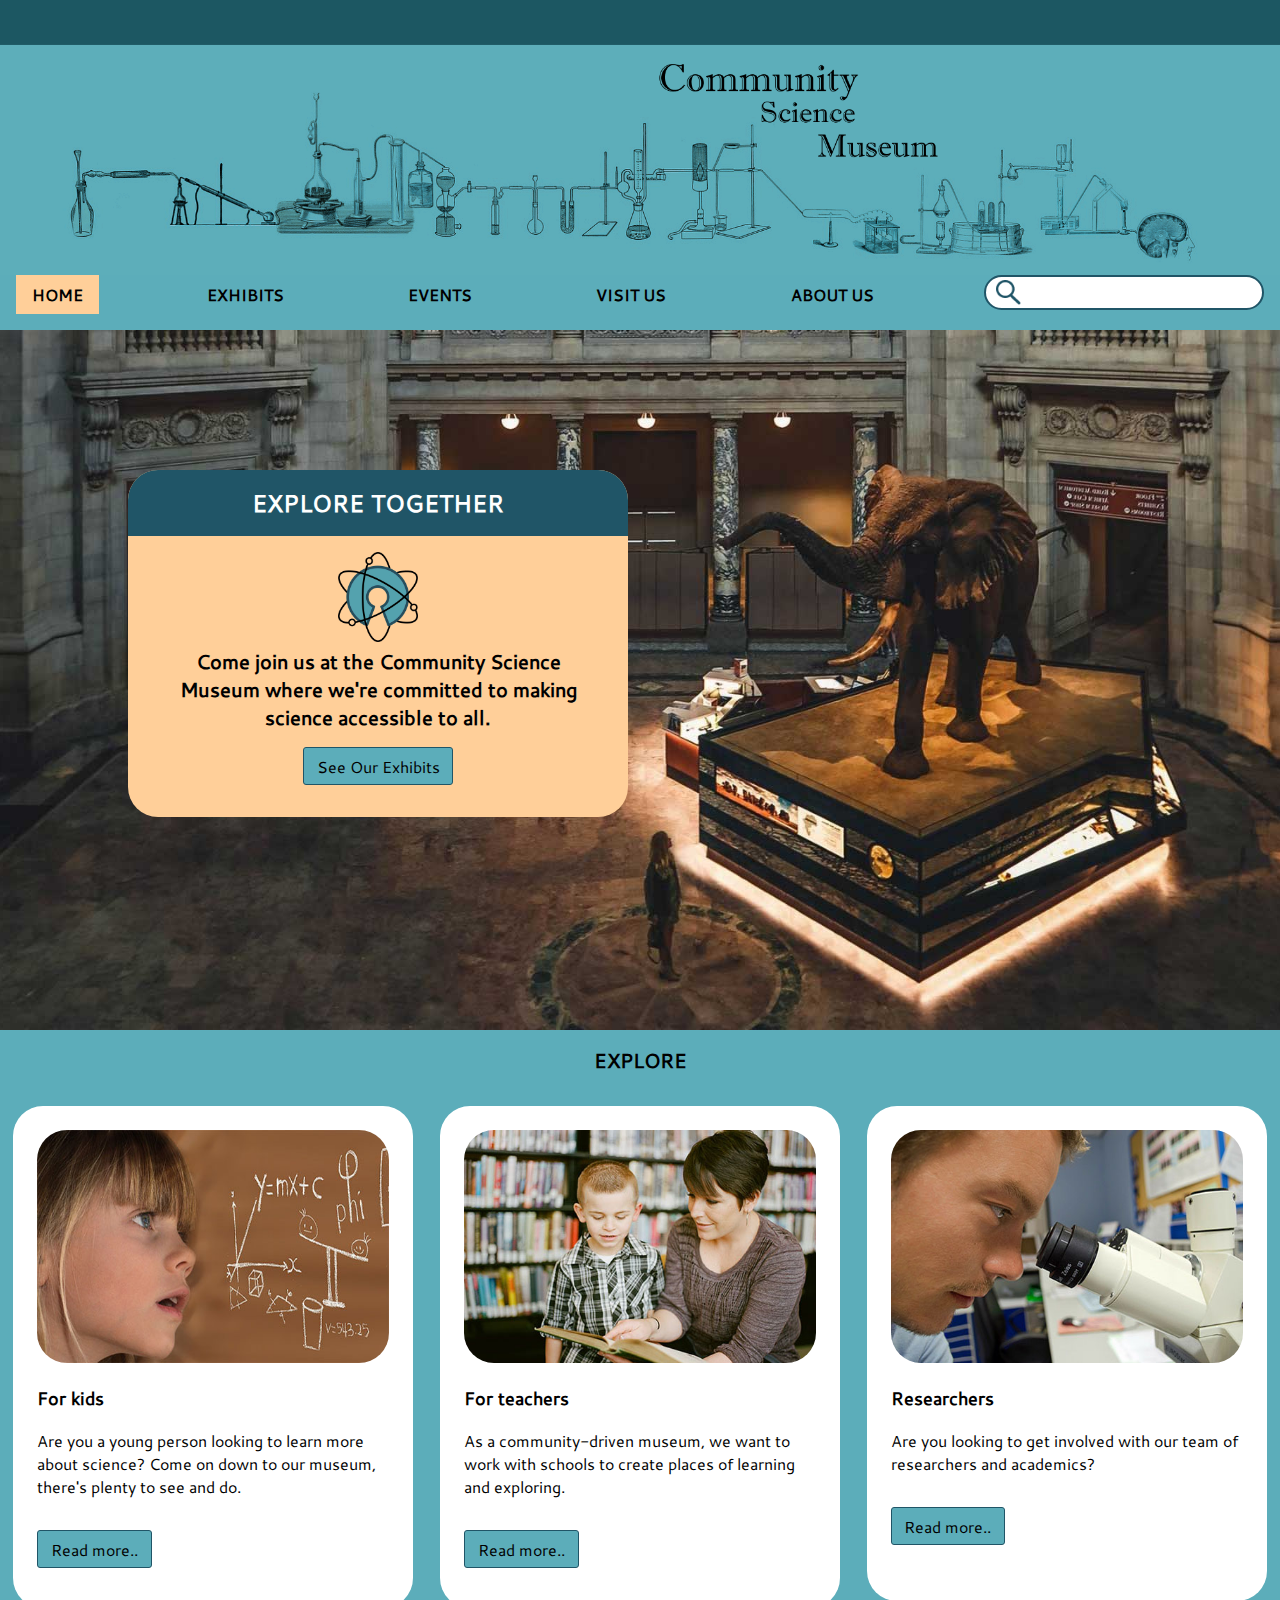
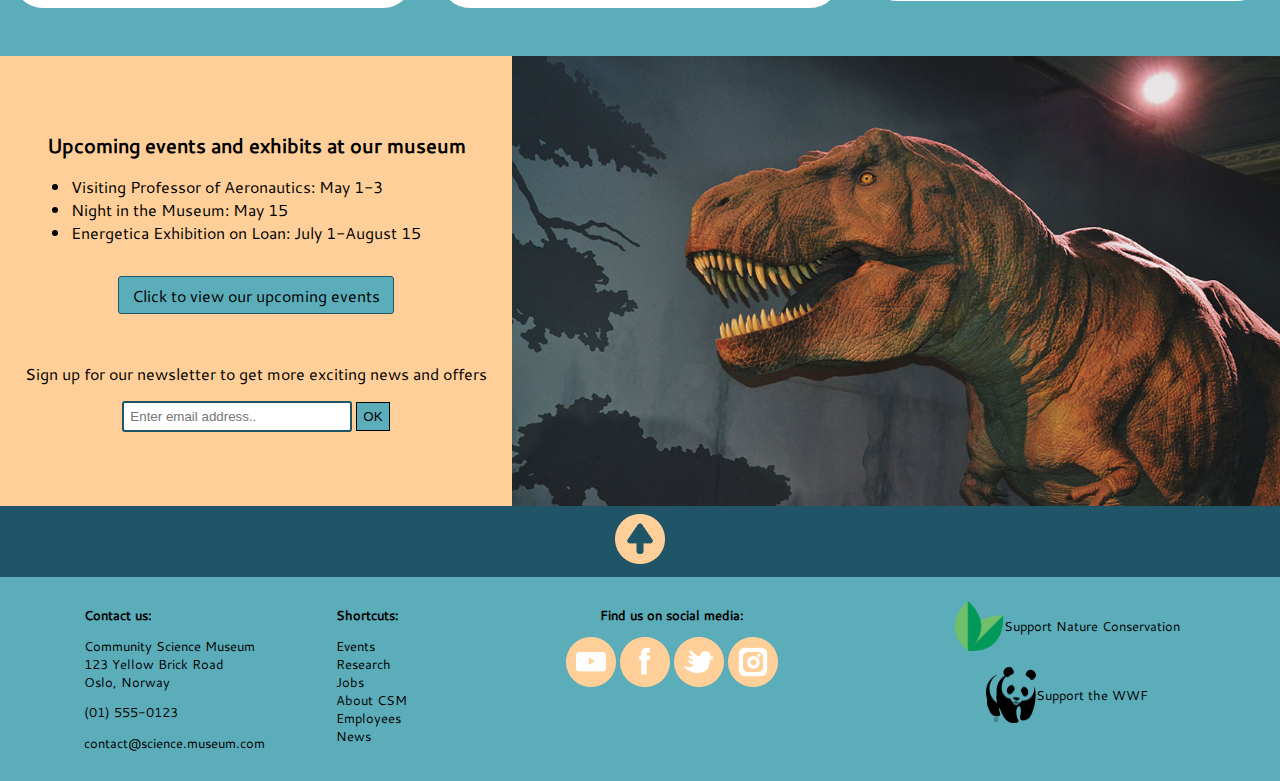
<file: index.html>
<!DOCTYPE html>
<html lang="en">
  <head>
    <meta charset="UTF-8" />
    <meta http-equiv="X-UA-Compatible" content="IE=edge" />
    <meta name="viewport" content="width=device-width, initial-scale=1.0" />
    <meta
      name="description"
      content="Explore, learn and have fun at the Community Science Museum. You'll find interactive exhibits, guided tours and exciting events!"
    />
    <link rel="stylesheet" type="text/css" href="css/styles.css" />
    <title>Community Science Museum | Home</title>
  </head>
  <body>
    <header>
      <div class="logos">
        <img
          src="images/assets/desktop-logo.png"
          class="desktop-logo"
          alt="Community Science Museum logo with laboratory flasks on a blue background"
        />
        <img
          src="images/assets/logo_mobile.png"
          class="mobile-logo"
          alt="Community Science Museum logo"
        />
      </div>
      <div class="menu">
        <input type="checkbox" id="menu-checkbox" />
        <label for="menu-checkbox" class="hamburger-menu">
          <img src="images/assets/hamburger.png" alt="Hamburger menu"
        /></label>
        <nav>
          <a href="#" class="active">Home</a>
          <a href="html/exhibits.html">Exhibits</a>
          <a href="html/events.html">Events</a>
          <a href="html/visit.html">Visit Us</a>
          <a href="html/about.html">About Us</a>
        </nav>
        <div class="search-container">
          <label for="search-site" class="search-label">Search:</label>
          <input type="search" id="search-site" class="search" />
        </div>
      </div>
    </header>
    <main>
      <section class="intro">
        <div class="intro-image bg-properties">
          <div class="intro-text">
            <h1>Explore Together</h1>
            <img
              src="images/assets/visit_museum1.png"
              alt="Keyhole icon surrounded by protons"
              class="science-keyhole"
            />
            <h2>
              Come join us at the Community Science Museum where we're committed
              to making science accessible to all.
            </h2>
            <a href="html/exhibits.html" class="cta">See Our Exhibits</a>
          </div>
          <img
            src="images/roberto-nickson-396152.jpg"
            alt="Woman looking at life sized replica of an elephant in a large museum hall."
            class="mobile-img"
          />
        </div>
      </section>
      <h2 class="explore-h2">Explore</h2>
      <section class="explore">
        <div>
          <div class="kids">
            <input type="checkbox" id="kids" />
            <img
              src="images/learn-2405206_1920.jpg"
              alt="Young girl looking at an equation on a wall"
            />
            <h3>For kids</h3>
            <p>
              Are you a young person looking to learn more about science? Come
              on down to our museum, there's plenty to see and do.
            </p>
            <div class="hidden-kids">
              <p>
                You can learn about Newtonian physics from our bumper swing, or
                why not travel back in time and meet our resident Woolly
                Mammoth? Our exhibits are designed to be accessible for
                interested minds, so make sure you come ready to learn and
                explore.
              </p>
              <p>
                We also have the Young Stars club which meets once a week on a
                Saturday between 10:00 and 13:00 where you'll get to explore and
                experiment with our team of experts.
              </p>
              <p>
                During the school holidays we run special holiday clubs where
                you can join other children your age to go on a journey of
                discovery. Each holiday we pick a new theme to explore. To find
                out more about the holiday club and how you can join, send us a
                message.
              </p>
              <label for="kids" class="cta">Read less..</label>
            </div>
            <label for="kids" class="cta">Read more..</label>
          </div>
        </div>
        <div>
          <div class="teachers">
            <input type="checkbox" id="teachers" />
            <img
              src="images/adam-winger-7fF0iei80AQ-unsplash.jpg"
              alt="Woman showing a book to a young boy"
            />
            <h3>For teachers</h3>
            <p>
              As a community-driven museum, we want to work with schools to
              create places of learning and exploring.
            </p>
            <div class="hidden-teachers">
              <p>
                Our team are on hand to give your students guided tours of the
                museum, teach them in our learning laboratory, and provide great
                video presentations that will excite and inspire them.
              </p>
              <p>
                Please get in touch with us here to find out more about our
                facilities and to arrange a time to bring your students through
                for a visit.
              </p>
              <label for="teachers" class="cta">Read less..</label>
            </div>
            <label for="teachers" class="cta">Read more..</label>
          </div>
        </div>
        <div>
          <div class="researchers">
            <input type="checkbox" id="researchers" />
            <img
              src="images/people-219985_1280.jpg"
              alt="Closeup of a young man looking into a microscope"
            />
            <h3>Researchers</h3>
            <p>
              Are you looking to get involved with our team of researchers and
              academics?
            </p>
            <div class="hidden-researchers">
              <p>
                Our museum offers various ways for you to use our resources and
                contribute towards them. We have online records, laboratory
                space, and a working relationship with a number of universities
                around the country.
              </p>
              <label for="researchers" class="cta">Read less..</label>
            </div>
            <label for="researchers" class="cta">Read more..</label>
          </div>
        </div>
      </section>
      <section class="extras">
        <div class="news">
          <div class="index-news">
            <h2>Upcoming events and exhibits at our museum</h2>
            <ul>
              <li>Visiting Professor of Aeronautics: May 1-3</li>
              <li>Night in the Museum: May 15</li>
              <li>Energetica Exhibition on Loan: July 1-August 15</li>
            </ul>
            <a href="html/events.html" class="cta"
              >Click to view our upcoming events</a
            >
          </div>
          <div class="newsletter">
            <label for="newsletter"
              >Sign up for our newsletter to get more exciting news and
              offers</label
            >
            <input
              type="email"
              id="newsletter"
              placeholder="Enter email address.."
            />
            <button type="submit">OK</button>
          </div>
        </div>
        <div class="dino bg-properties">
          <img
            src="images/amy-leigh-barnard-SByb8Ch9XcQ-unsplash.jpg"
            alt="Display of a tyrannosaurus rex in a museum, lit up from behind"
            class="mobile-img"
          />
        </div>
      </section>
    </main>
    <div class="scroll-up">
      <a href="#"
        ><img src="images/assets/scroll_up.png" alt="A scroll up arrow"
      /></a>
    </div>
    <footer>
      <div class="footer-text">
        <div>
          <p class="bold">Contact us:</p>
          <p>
            Community Science Museum <span>123 Yellow Brick Road</span>
            <span>Oslo, Norway</span>
          </p>
          <p>(01) 555-0123</p>
          <p>contact@science.museum.com</p>
        </div>
        <div>
          <p class="bold">Shortcuts:</p>
          <ul>
            <li><a href="html/events.html">Events</a></li>
            <li><a href="#">Research</a></li>
            <li><a href="#">Jobs</a></li>
            <li><a href="html/about.html">About CSM</a></li>
            <li><a href="#">Employees</a></li>
            <li><a href="html/events.html">News</a></li>
          </ul>
        </div>
      </div>
      <div class="socials">
        <p class="bold">Find us on social media:</p>
        <img src="images/assets/YT.png" alt="Youtube logo" />
        <img src="images/assets/FB.png" alt="Facebook logo" />
        <img src="images/assets/Twitter.png" alt="Twitter logo" />
        <img src="images/assets/Insta.png" alt="Instagram logo" />
      </div>
      <div class="footer-support">
        <div class="footer-support1">
          <img src="images/assets/coca-leaves.png" alt="Green leaves icon" />
          <p>Support Nature Conservation</p>
        </div>
        <div class="footer-support2">
          <img
            src="images/assets/wwf_logo.png"
            alt="World Wildlife Fund logo"
          />
          <p>Support the WWF</p>
        </div>
      </div>
    </footer>
  </body>
</html>
</file>
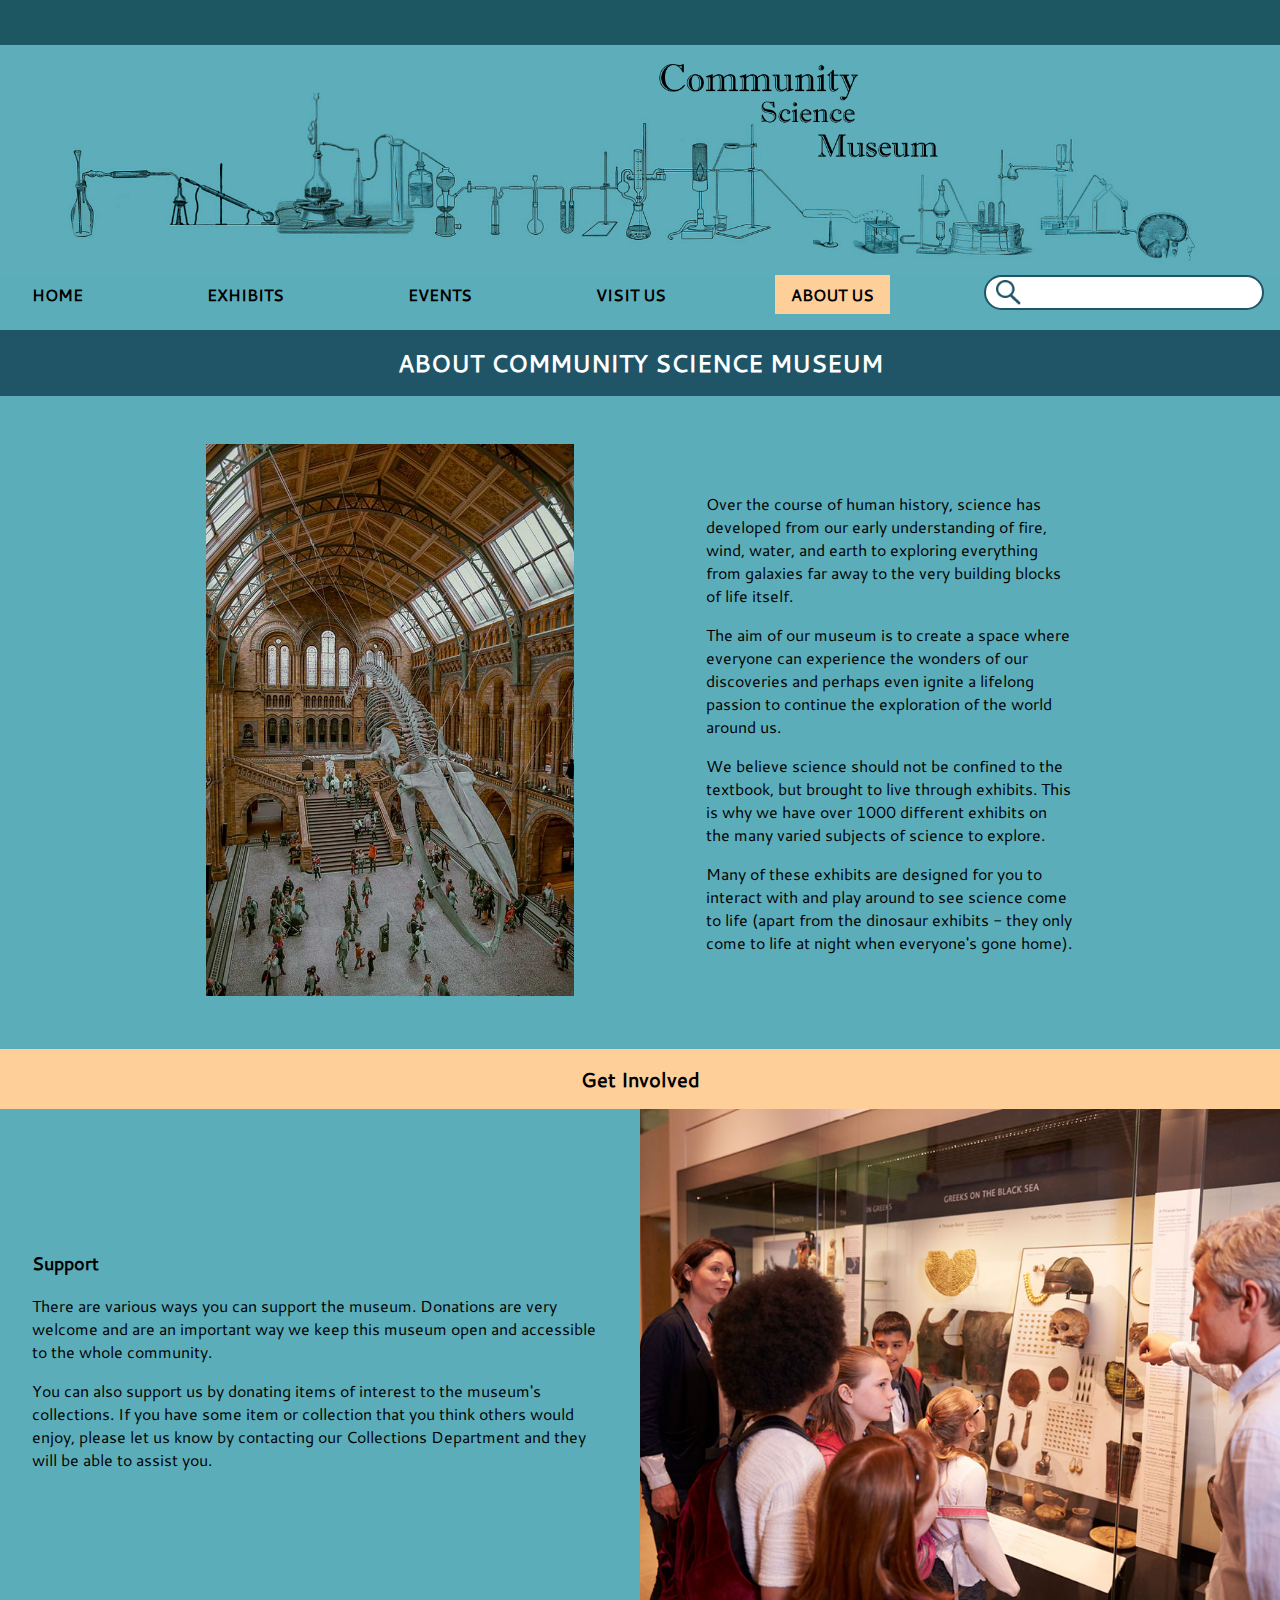
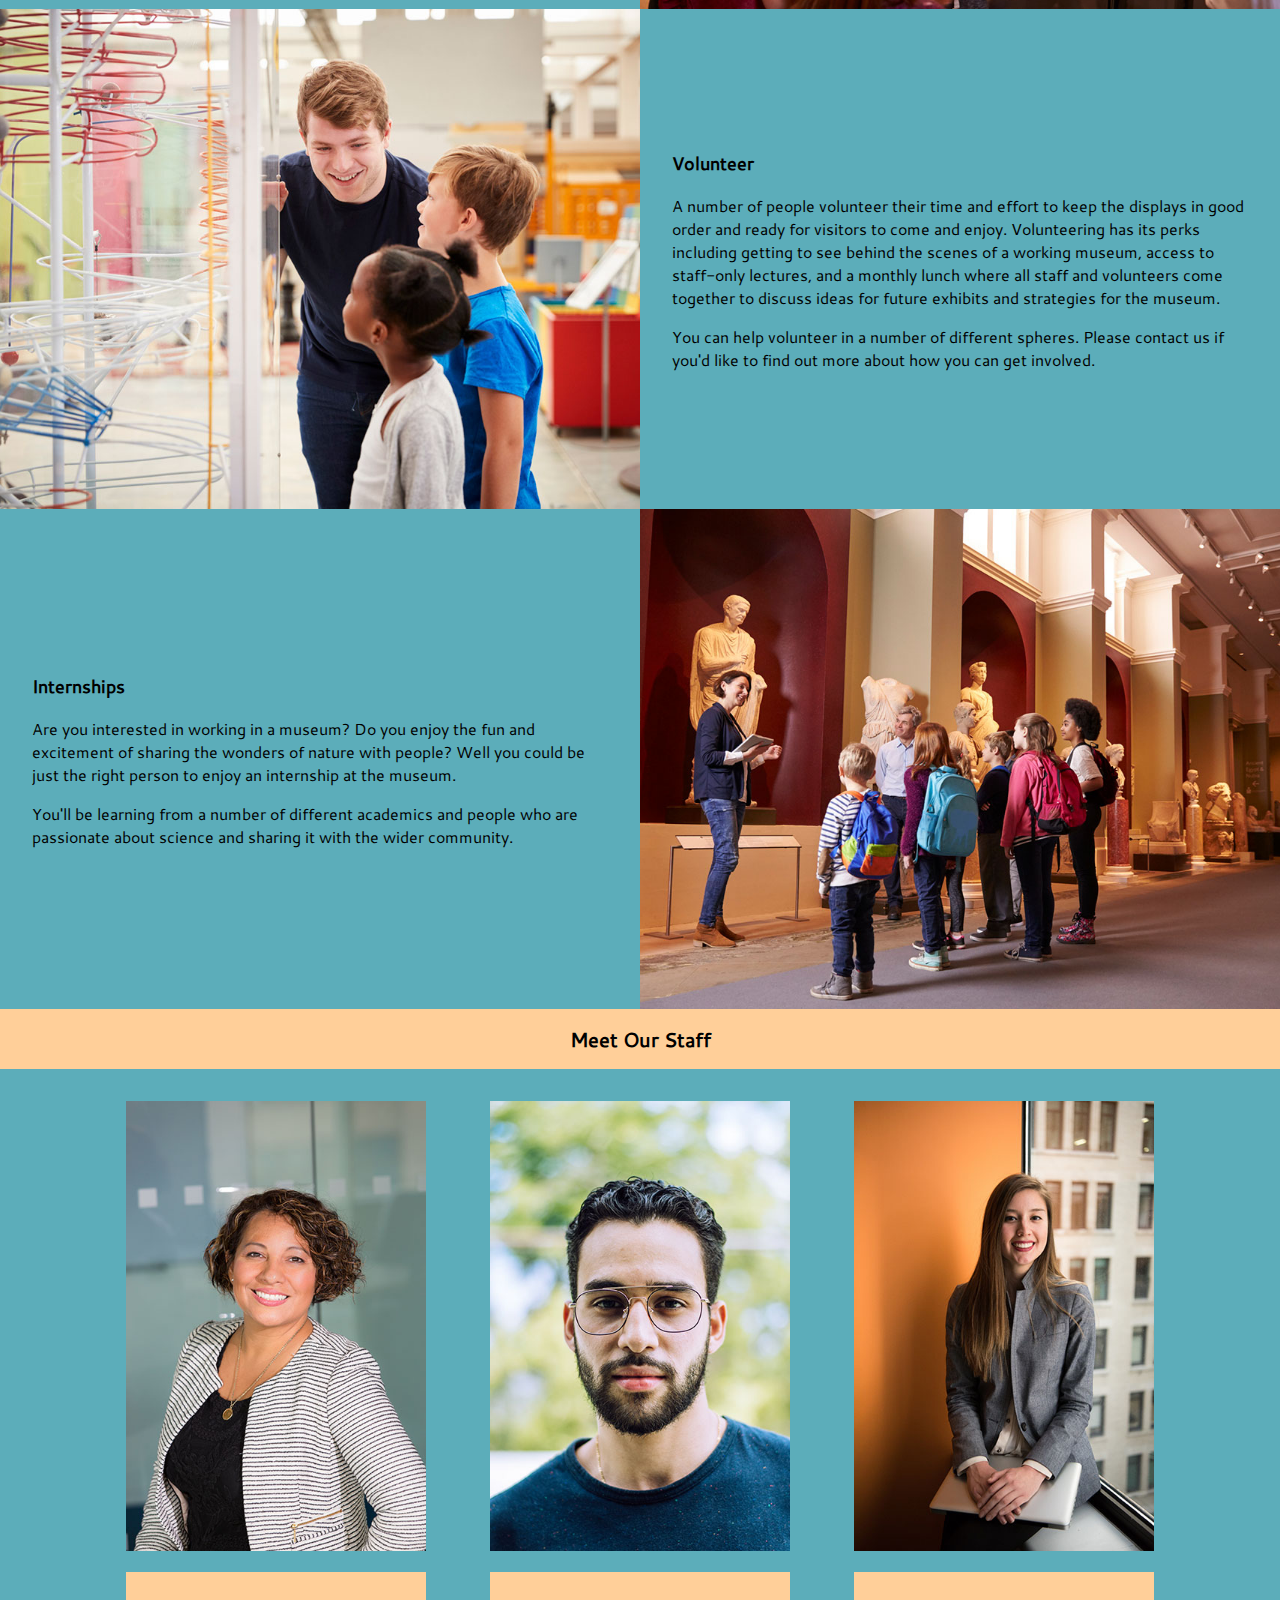
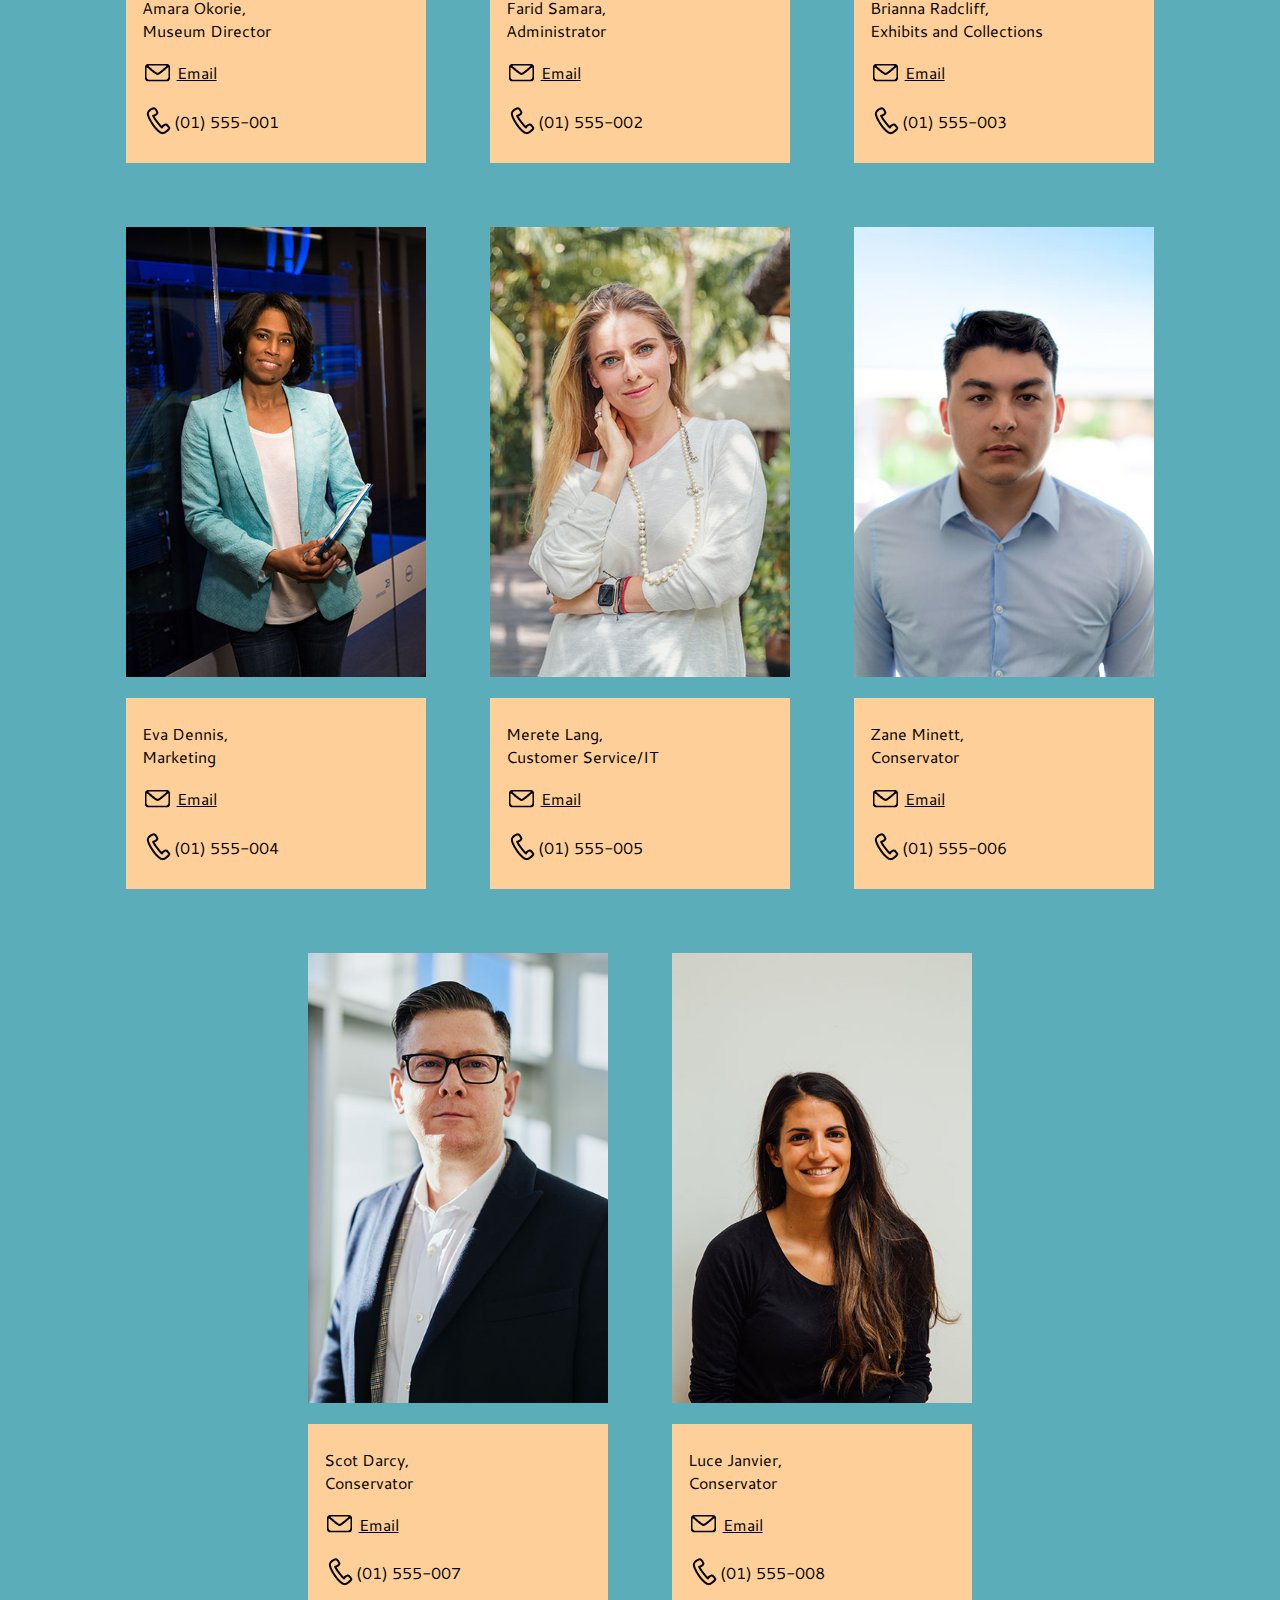
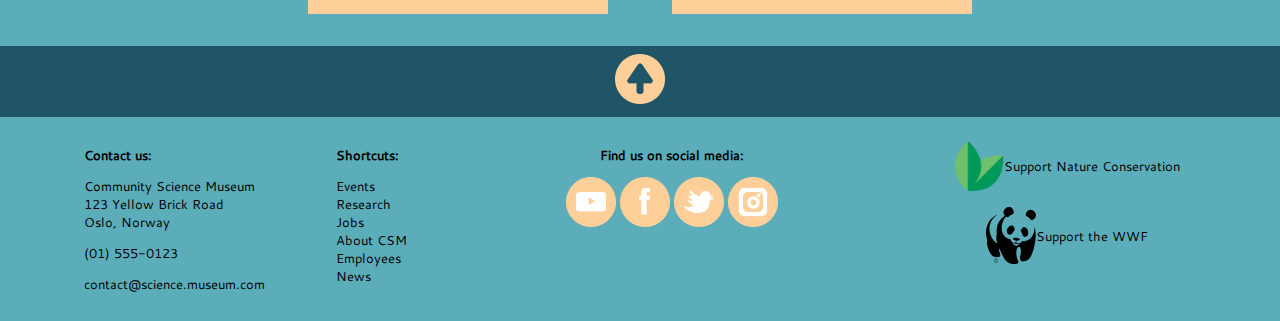
<file: html/about.html>
<!DOCTYPE html>
<html lang="en">
  <head>
    <meta charset="UTF-8" />
    <meta http-equiv="X-UA-Compatible" content="IE=edge" />
    <meta name="viewport" content="width=device-width, initial-scale=1.0" />
    <meta
      name="description"
      content="Here you can read about the museums history, goals and learn how to get involved with our work."
    />
    <link rel="stylesheet" type="text/css" href="../css/styles.css" />
    <title>Community Science Museum | About Us</title>
  </head>
  <body>
    <header>
      <div class="logos">
        <a href="../index.html"
          ><img
            src="../images/assets/desktop-logo.png"
            class="desktop-logo"
            alt="Community Science Museum logo with laboratory flasks on a blue background"
        /></a>
        <a href="../index.html"
          ><img
            src="../images/assets/logo_mobile.png"
            class="mobile-logo"
            alt="Community Science Museum logo"
        /></a>
      </div>
      <div class="menu">
        <input type="checkbox" id="menu-checkbox" />
        <label for="menu-checkbox" class="hamburger-menu">
          <img src="../images/assets/hamburger.png" alt="Hamburger menu"
        /></label>
        <nav>
          <a href="../index.html">Home</a>
          <a href="exhibits.html">Exhibits</a>
          <a href="events.html">Events</a>
          <a href="visit.html">Visit Us</a>
          <a href="#" class="active">About Us</a>
        </nav>
        <div class="search-container">
          <label for="search-site" class="search-label">Search:</label>
          <input type="search" id="search-site" class="search" />
        </div>
      </div>
    </header>
    <main>
      <h1>About Community Science Museum</h1>
      <section class="about">
        <div>
          <img
            src="../images/toa-heftiba-412579.jpg"
            alt="Exhibit of the skeleton of a blue whale hanging from the ceiling."
          />
        </div>
        <div>
          <p>
            Over the course of human history, science has developed from our
            early understanding of fire, wind, water, and earth to exploring
            everything from galaxies far away to the very building blocks of
            life itself.
          </p>
          <p>
            The aim of our museum is to create a space where everyone can
            experience the wonders of our discoveries and perhaps even ignite a
            lifelong passion to continue the exploration of the world around us.
          </p>
          <p>
            We believe science should not be confined to the textbook, but
            brought to live through exhibits. This is why we have over 1000
            different exhibits on the many varied subjects of science to
            explore.
          </p>
          <p>
            Many of these exhibits are designed for you to interact with and
            play around to see science come to life (apart from the dinosaur
            exhibits - they only come to life at night when everyone's gone
            home).
          </p>
        </div>
      </section>
      <h2 class="h2-about">Get Involved</h2>
      <section class="support">
        <div class="support-text">
          <h3>Support</h3>
          <p>
            There are various ways you can support the museum. Donations are
            very welcome and are an important way we keep this museum open and
            accessible to the whole community.
          </p>
          <p>
            You can also support us by donating items of interest to the
            museum's collections. If you have some item or collection that you
            think others would enjoy, please let us know by contacting our
            Collections Department and they will be able to assist you.
          </p>
        </div>
        <div class="supp bg-properties">
          <img
            src="../images/iStock-538483350.jpg"
            alt="Man explaining a museum exhibit to a woman and group of children."
            class="mobile-img"
          />
        </div>
      </section>
      <section class="volunteer">
        <div class="volun bg-properties">
          <img
            src="../images/iStock-973292518.jpg"
            alt="A young man showing two children a science exhibit."
            class="mobile-img"
          />
        </div>
        <div class="volunteer-text">
          <h3>Volunteer</h3>
          <p>
            A number of people volunteer their time and effort to keep the
            displays in good order and ready for visitors to come and enjoy.
            Volunteering has its perks including getting to see behind the
            scenes of a working museum, access to staff-only lectures, and a
            monthly lunch where all staff and volunteers come together to
            discuss ideas for future exhibits and strategies for the museum.
          </p>
          <p>
            You can help volunteer in a number of different spheres. Please
            contact us if you'd like to find out more about how you can get
            involved.
          </p>
        </div>
      </section>
      <section class="internship">
        <div class="intern-text">
          <h3>Internships</h3>
          <p>
            Are you interested in working in a museum? Do you enjoy the fun and
            excitement of sharing the wonders of nature with people? Well you
            could be just the right person to enjoy an internship at the museum.
          </p>
          <p>
            You'll be learning from a number of different academics and people
            who are passionate about science and sharing it with the wider
            community.
          </p>
        </div>
        <div class="intern bg-properties">
          <img
            src="../images/iStock-538358346.jpg"
            alt="Woman talking to a group of children in front of a Roman statue."
            class="mobile-img"
          />
        </div>
      </section>
      <h2 class="h2-about">Meet Our Staff</h2>
      <section class="staff">
        <div class="staff-member">
          <div class="staff-img">
            <img
              src="../images/christina-wocintechchat-com-SJvDxw0azqw-unsplash.jpg"
              alt="Smiling woman in a black top and striped jacket looking at the camera."
            />
          </div>
          <div class="staff-text">
            <p>Amara Okorie, <span>Museum Director</span></p>
            <p class="align">
              <img src="../images/assets/envelope.png" alt="Envelope icon" />
              <a href="mailto:amara@science.museum.com">Email</a>
            </p>
            <p class="align">
              <img src="../images/assets/phone.png" alt="Phone icon" /> (01)
              555-001
            </p>
          </div>
        </div>
        <div class="staff-member">
          <div class="staff-img">
            <img
              src="../images/jose-matute-KbBztc5PTC8-unsplash.jpg"
              alt="A portrait of young man with a slight smile looking at the camera."
            />
          </div>
          <div class="staff-text">
            <p>Farid Samara, <span>Administrator</span></p>
            <p class="align">
              <img src="../images/assets/envelope.png" alt="Envelope icon" />
              <a href="mailto:farid@science.museum.com">Email</a>
            </p>
            <p class="align">
              <img src="../images/assets/phone.png" alt="Phone icon" /> (01)
              555-002
            </p>
          </div>
        </div>
        <div class="staff-member">
          <div class="staff-img">
            <img
              src="../images/christina-wocintechchat-com-0Zx1bDv5BNY-unsplash.jpg"
              alt="A young woman sitting on a window sill with a laptop in her lap, looking at the camera."
            />
          </div>
          <div class="staff-text">
            <p>Brianna Radcliff, <span>Exhibits and Collections</span></p>
            <p class="align">
              <img src="../images/assets/envelope.png" alt="Envelope icon" />
              <a href="mailto:brianna@science.museum.com">Email</a>
            </p>
            <p class="align">
              <img src="../images/assets/phone.png" alt="Phone icon" /> (01)
              555-003
            </p>
          </div>
        </div>
        <div class="staff-member">
          <div class="staff-img">
            <img
              src="../images/christina-wocintechchat-com-dZVU-OYzOi0-unsplash.jpg"
              alt="Smiling woman standing by a wall in a blue jacket, holding a book and looking at the camera."
            />
          </div>
          <div class="staff-text">
            <p>Eva Dennis, <span>Marketing</span></p>
            <p class="align">
              <img src="../images/assets/envelope.png" alt="Envelope icon" />
              <a href="mailto:eva@science.museum.com">Email</a>
            </p>
            <p class="align">
              <img src="../images/assets/phone.png" alt="Phone icon" /> (01)
              555-004
            </p>
          </div>
        </div>
        <div class="staff-member">
          <div class="staff-img">
            <img
              src="../images/ahmed-yameen-K-HhBxMhgr0-unsplash.jpg"
              alt="Smiling woman looking at the camera, she's in a white top standing outside in a tropical environment."
            />
          </div>
          <div class="staff-text">
            <p>Merete Lang, <span>Customer Service/IT</span></p>
            <p class="align">
              <img src="../images/assets/envelope.png" alt="Envelope icon" />
              <a href="mailto:merete@science.museum.com">Email</a>
            </p>
            <p class="align">
              <img src="../images/assets/phone.png" alt="Phone icon" /> (01)
              555-005
            </p>
          </div>
        </div>
        <div class="staff-member">
          <div class="staff-img">
            <img
              src="../images/angelo-abear-ksbXoAsU7Bo-unsplash.jpg"
              alt="A young man in a blue button up shirt, looking at the camera."
            />
          </div>
          <div class="staff-text">
            <p>Zane Minett, <span>Conservator</span></p>
            <p class="align">
              <img src="../images/assets/envelope.png" alt="Envelope icon" />
              <a href="mailto:zane@science.museum.com">Email</a>
            </p>
            <p class="align">
              <img src="../images/assets/phone.png" alt="Phone icon" /> (01)
              555-006
            </p>
          </div>
        </div>
        <div class="staff-member">
          <div class="staff-img">
            <img
              src="../images/linkedin-sales-solutions-pAtA8xe_iVM-unsplash.jpg"
              alt="A middle-aged man in glasses and a black blazer looking at the camera."
            />
          </div>
          <div class="staff-text">
            <p>Scot Darcy, <span>Conservator</span></p>
            <p class="align">
              <img src="../images/assets/envelope.png" alt="Envelope icon" />
              <a href="mailto:scot@science.museum.com">Email</a>
            </p>
            <p class="align">
              <img src="../images/assets/phone.png" alt="Phone icon" /> (01)
              555-007
            </p>
          </div>
        </div>
        <div class="staff-member">
          <div class="staff-img">
            <img
              src="../images/stephanie-liverani-Zz5LQe-VSMY-unsplash.jpg"
              alt="A woman with a big smile in a black top, looking at the camera."
            />
          </div>
          <div class="staff-text">
            <p>Luce Janvier, <span>Conservator</span></p>
            <p class="align">
              <img src="../images/assets/envelope.png" alt="Envelope icon" />
              <a href="mailto:luce@science.museum.com">Email</a>
            </p>
            <p class="align">
              <img src="../images/assets/phone.png" alt="Phone icon" /> (01)
              555-008
            </p>
          </div>
        </div>
      </section>
    </main>
    <div class="scroll-up">
      <a href="#"
        ><img src="../images/assets/scroll_up.png" alt="A scroll up arrow"
      /></a>
    </div>
    <footer>
      <div class="footer-text">
        <div>
          <p class="bold">Contact us:</p>
          <p>
            Community Science Museum <span>123 Yellow Brick Road</span>
            <span>Oslo, Norway</span>
          </p>
          <p>(01) 555-0123</p>
          <p>contact@science.museum.com</p>
        </div>
        <div>
          <p class="bold">Shortcuts:</p>
          <ul>
            <li><a href="events.html">Events</a></li>
            <li><a href="#">Research</a></li>
            <li><a href="#">Jobs</a></li>
            <li><a href="#">About CSM</a></li>
            <li><a href="#">Employees</a></li>
            <li><a href="events.html">News</a></li>
          </ul>
        </div>
      </div>
      <div class="socials">
        <p class="bold">Find us on social media:</p>
        <img src="../images/assets/YT.png" alt="Youtube logo" />
        <img src="../images/assets/FB.png" alt="Facebook logo" />
        <img src="../images/assets/Twitter.png" alt="Twitter logo" />
        <img src="../images/assets/Insta.png" alt="Instagram logo" />
      </div>
      <div class="footer-support">
        <div class="footer-support1">
          <img src="../images/assets/coca-leaves.png" alt="Green leaves icon" />
          <p>Support Nature Conservation</p>
        </div>
        <div class="footer-support2">
          <img
            src="../images/assets/wwf_logo.png"
            alt="World Wildlife Fund logo"
          />
          <p>Support the WWF</p>
        </div>
      </div>
    </footer>
  </body>
</html>
</file>
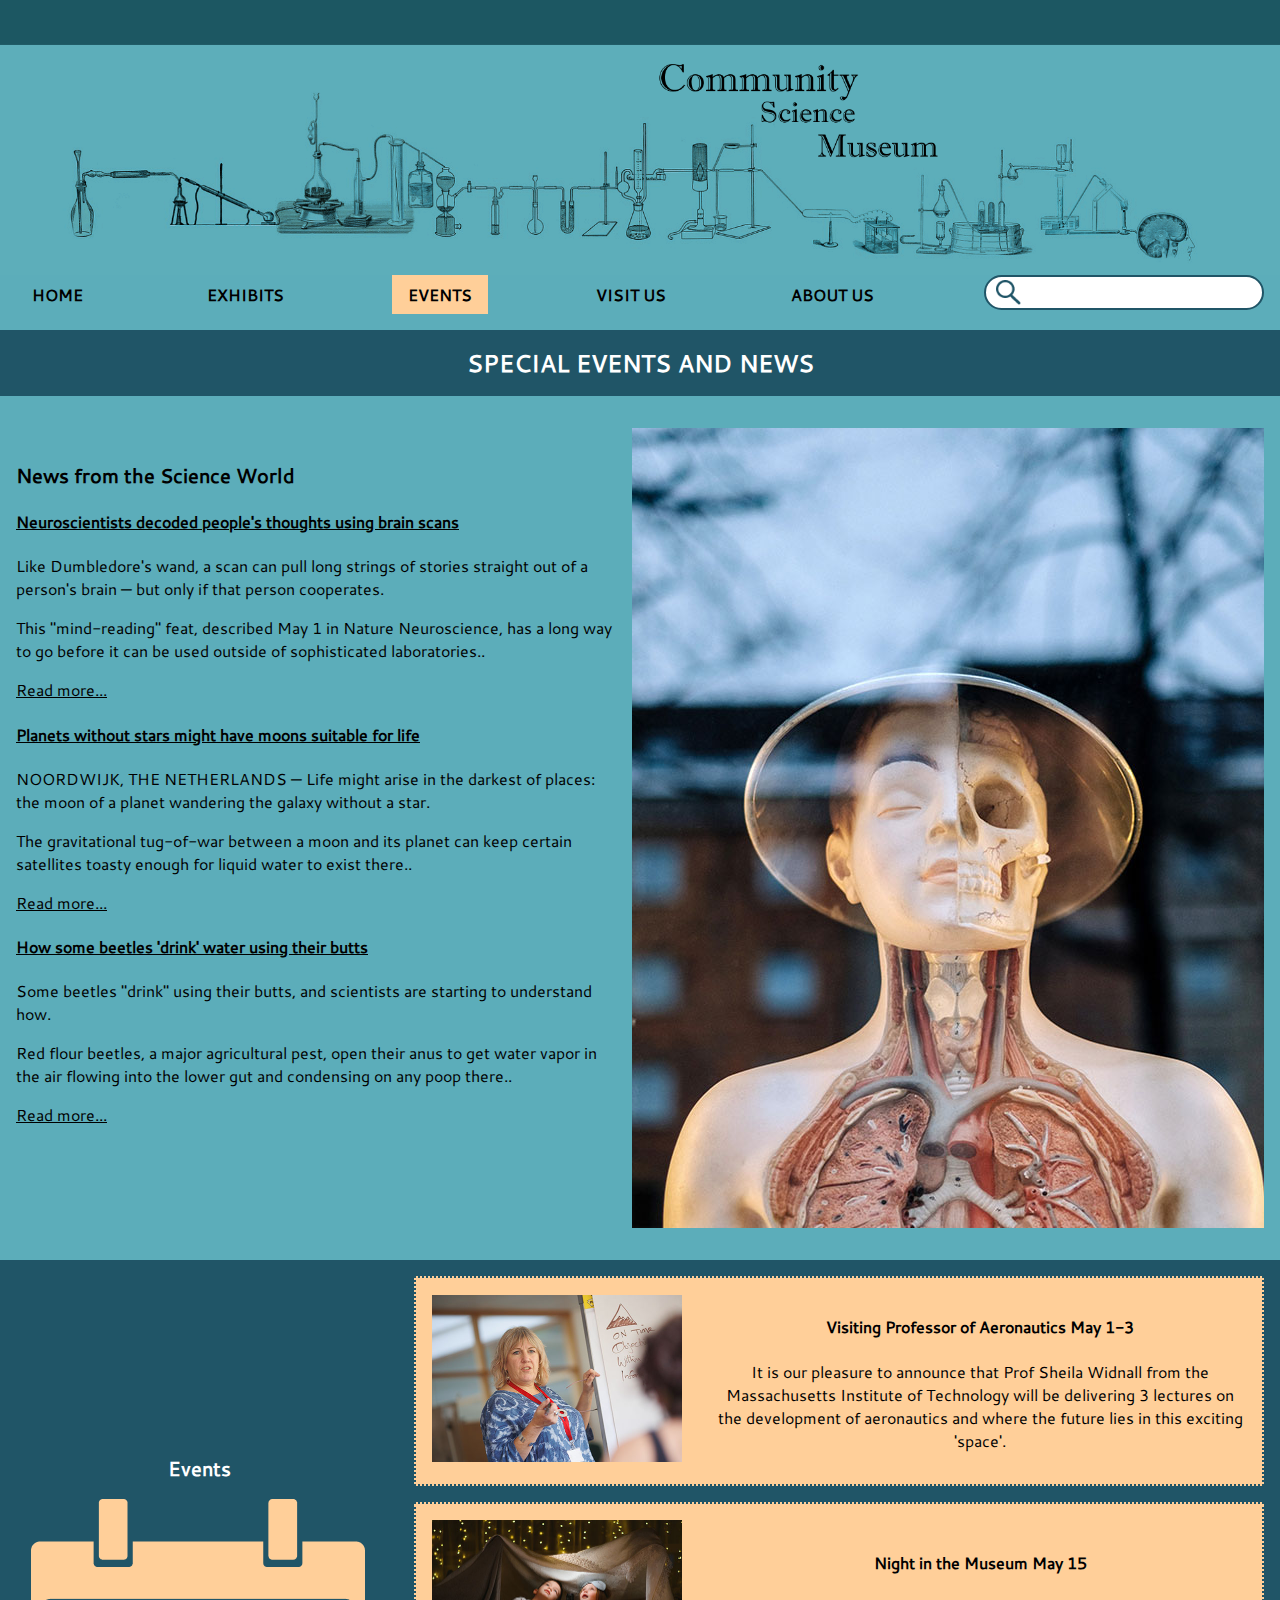
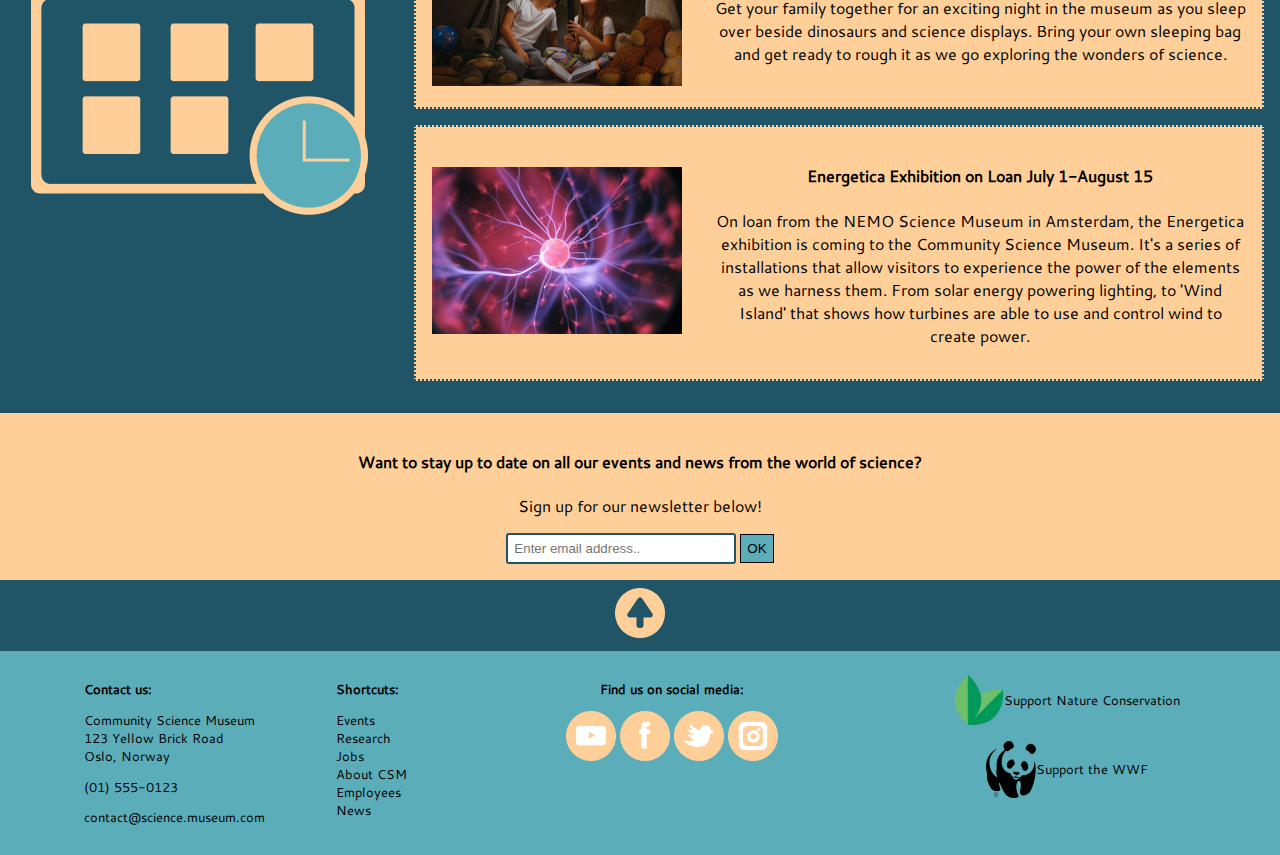
<file: html/events.html>
<!DOCTYPE html>
<html lang="en">
  <head>
    <meta charset="UTF-8" />
    <meta http-equiv="X-UA-Compatible" content="IE=edge" />
    <meta name="viewport" content="width=device-width, initial-scale=1.0" />
    <meta
      name="description"
      content="Stay up to date on all our exciting events and news from the science world!"
    />
    <link rel="stylesheet" type="text/css" href="../css/styles.css" />
    <title>Community Science Museum | Events</title>
  </head>
  <body>
    <header>
      <div class="logos">
        <a href="../index.html"
          ><img
            src="../images/assets/desktop-logo.png"
            class="desktop-logo"
            alt="Community Science Museum logo with laboratory flasks on a blue background"
        /></a>
        <a href="../index.html"
          ><img
            src="../images/assets/logo_mobile.png"
            class="mobile-logo"
            alt="Community Science Museum logo"
        /></a>
      </div>
      <div class="menu">
        <input type="checkbox" id="menu-checkbox" />
        <label for="menu-checkbox" class="hamburger-menu">
          <img src="../images/assets/hamburger.png" alt="Hamburger menu"
        /></label>
        <nav>
          <a href="../index.html">Home</a>
          <a href="exhibits.html">Exhibits</a>
          <a href="#" class="active">Events</a>
          <a href="visit.html">Visit Us</a>
          <a href="about.html">About Us</a>
        </nav>
        <div class="search-container">
          <label for="search-site" class="search-label">Search:</label>
          <input type="search" id="search-site" class="search" />
        </div>
      </div>
    </header>
    <main>
      <h1>Special Events and News</h1>
      <section class="science-news">
        <div>
          <h2>News from the Science World</h2>
          <h4 class="underscore">
            Neuroscientists decoded people's thoughts using brain scans
          </h4>
          <p>
            Like Dumbledore's wand, a scan can pull long strings of stories
            straight out of a person's brain — but only if that person
            cooperates.
          </p>
          <p>
            This "mind-reading" feat, described May 1 in Nature Neuroscience,
            has a long way to go before it can be used outside of sophisticated
            laboratories..
          </p>
          <a href="#">Read more...</a>
          <h4 class="underscore">
            Planets without stars might have moons suitable for life
          </h4>
          <p>
            NOORDWIJK, THE NETHERLANDS — Life might arise in the darkest of
            places: the moon of a planet wandering the galaxy without a star.
          </p>
          <p>
            The gravitational tug-of-war between a moon and its planet can keep
            certain satellites toasty enough for liquid water to exist there..
          </p>
          <a href="#">Read more...</a>
          <h4 class="underscore">
            How some beetles 'drink' water using their butts
          </h4>
          <p>
            Some beetles "drink" using their butts, and scientists are starting
            to understand how.
          </p>
          <p>
            Red flour beetles, a major agricultural pest, open their anus to get
            water vapor in the air flowing into the lower gut and condensing on
            any poop there..
          </p>
          <a href="#">Read more...</a>
        </div>
        <div class="torso exhibit-images">
          <img
            src="../images/samuel-zeller-113381.jpg"
            alt="Open model of a human torso, wearing a hat."
            class="mobile-img"
          />
        </div>
      </section>
      <section class="events">
        <div class="calendar">
          <h2>Events</h2>
          <img
            src="../images/assets/Calendar.png"
            alt="Icon of a calendar with a clock"
          />
        </div>
        <div class="upcoming">
          <div class="event">
            <div class="event-img">
              <img
                src="../images/centre-for-ageing-better-cPyO3GEYjZ4-unsplash.jpg"
                alt="Blonde woman standing by a whiteboard talking to a class."
              />
            </div>
            <div class="event-text">
              <h4>Visiting Professor of Aeronautics May 1-3</h4>
              <p>
                It is our pleasure to announce that Prof Sheila Widnall from the
                Massachusetts Institute of Technology will be delivering 3
                lectures on the development of aeronautics and where the future
                lies in this exciting 'space'.
              </p>
            </div>
          </div>
          <div class="event">
            <div class="event-img">
              <img
                src="../images/iStock-1452532193.jpg"
                alt="Two children sitting in a text made of blankets surrounded by string lights and teddy bears."
              />
            </div>
            <div class="event-text">
              <h4>Night in the Museum May 15</h4>
              <p>
                Get your family together for an exciting night in the museum as
                you sleep over beside dinosaurs and science displays. Bring your
                own sleeping bag and get ready to rough it as we go exploring
                the wonders of science.
              </p>
            </div>
          </div>
          <div class="event">
            <div class="event-img">
              <img
                src="../images/hal-gatewood-OgvqXGL7XO4-unsplash.jpg"
                alt="A colourful closeup of an energy field."
              />
            </div>
            <div class="event-text">
              <h4>Energetica Exhibition on Loan July 1-August 15</h4>
              <p>
                On loan from the NEMO Science Museum in Amsterdam, the
                Energetica exhibition is coming to the Community Science Museum.
                It's a series of installations that allow visitors to experience
                the power of the elements as we harness them. From solar energy
                powering lighting, to 'Wind Island' that shows how turbines are
                able to use and control wind to create power.
              </p>
            </div>
          </div>
        </div>
      </section>
      <section>
        <div class="newsletter">
          <h4>
            Want to stay up to date on all our events and news from the world of
            science?
          </h4>
          <label for="newsletter">Sign up for our newsletter below!</label>
          <input
            type="email"
            id="newsletter"
            placeholder="Enter email address.."
          />
          <button type="submit">OK</button>
        </div>
      </section>
    </main>
    <div class="scroll-up">
      <a href="#"
        ><img src="../images/assets/scroll_up.png" alt="A scroll up arrow"
      /></a>
    </div>
    <footer>
      <div class="footer-text">
        <div>
          <p class="bold">Contact us:</p>
          <p>
            Community Science Museum <span>123 Yellow Brick Road</span>
            <span>Oslo, Norway</span>
          </p>
          <p>(01) 555-0123</p>
          <p>contact@science.museum.com</p>
        </div>
        <div>
          <p class="bold">Shortcuts:</p>
          <ul>
            <li><a href="#">Events</a></li>
            <li><a href="#">Research</a></li>
            <li><a href="#">Jobs</a></li>
            <li><a href="about.html">About CSM</a></li>
            <li><a href="#">Employees</a></li>
            <li><a href="#">News</a></li>
          </ul>
        </div>
      </div>
      <div class="socials">
        <p class="bold">Find us on social media:</p>
        <img src="../images/assets/YT.png" alt="Youtube logo" />
        <img src="../images/assets/FB.png" alt="Facebook logo" />
        <img src="../images/assets/Twitter.png" alt="Twitter logo" />
        <img src="../images/assets/Insta.png" alt="Instagram logo" />
      </div>
      <div class="footer-support">
        <div class="footer-support1">
          <img src="../images/assets/coca-leaves.png" alt="Green leaves icon" />
          <p>Support Nature Conservation</p>
        </div>
        <div class="footer-support2">
          <img
            src="../images/assets/wwf_logo.png"
            alt="World Wildlife Fund logo"
          />
          <p>Support the WWF</p>
        </div>
      </div>
    </footer>
  </body>
</html>
</file>
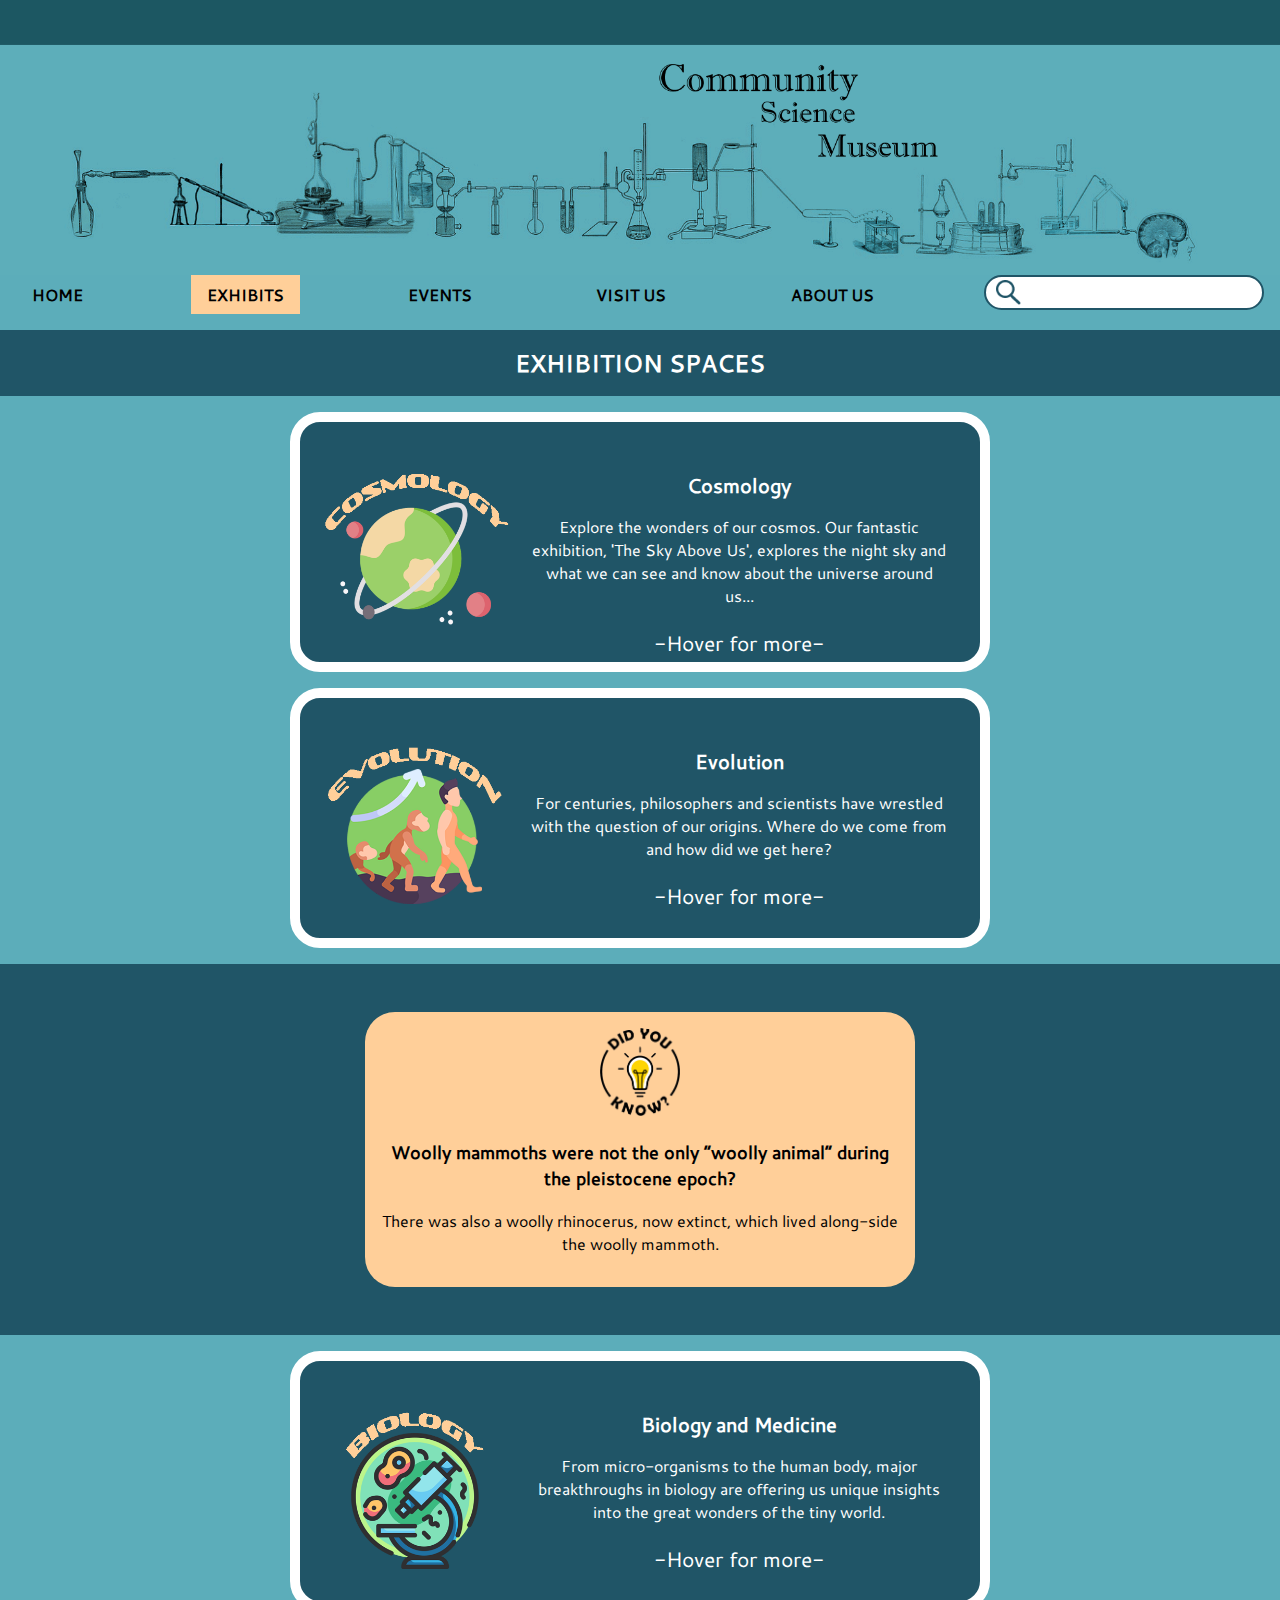
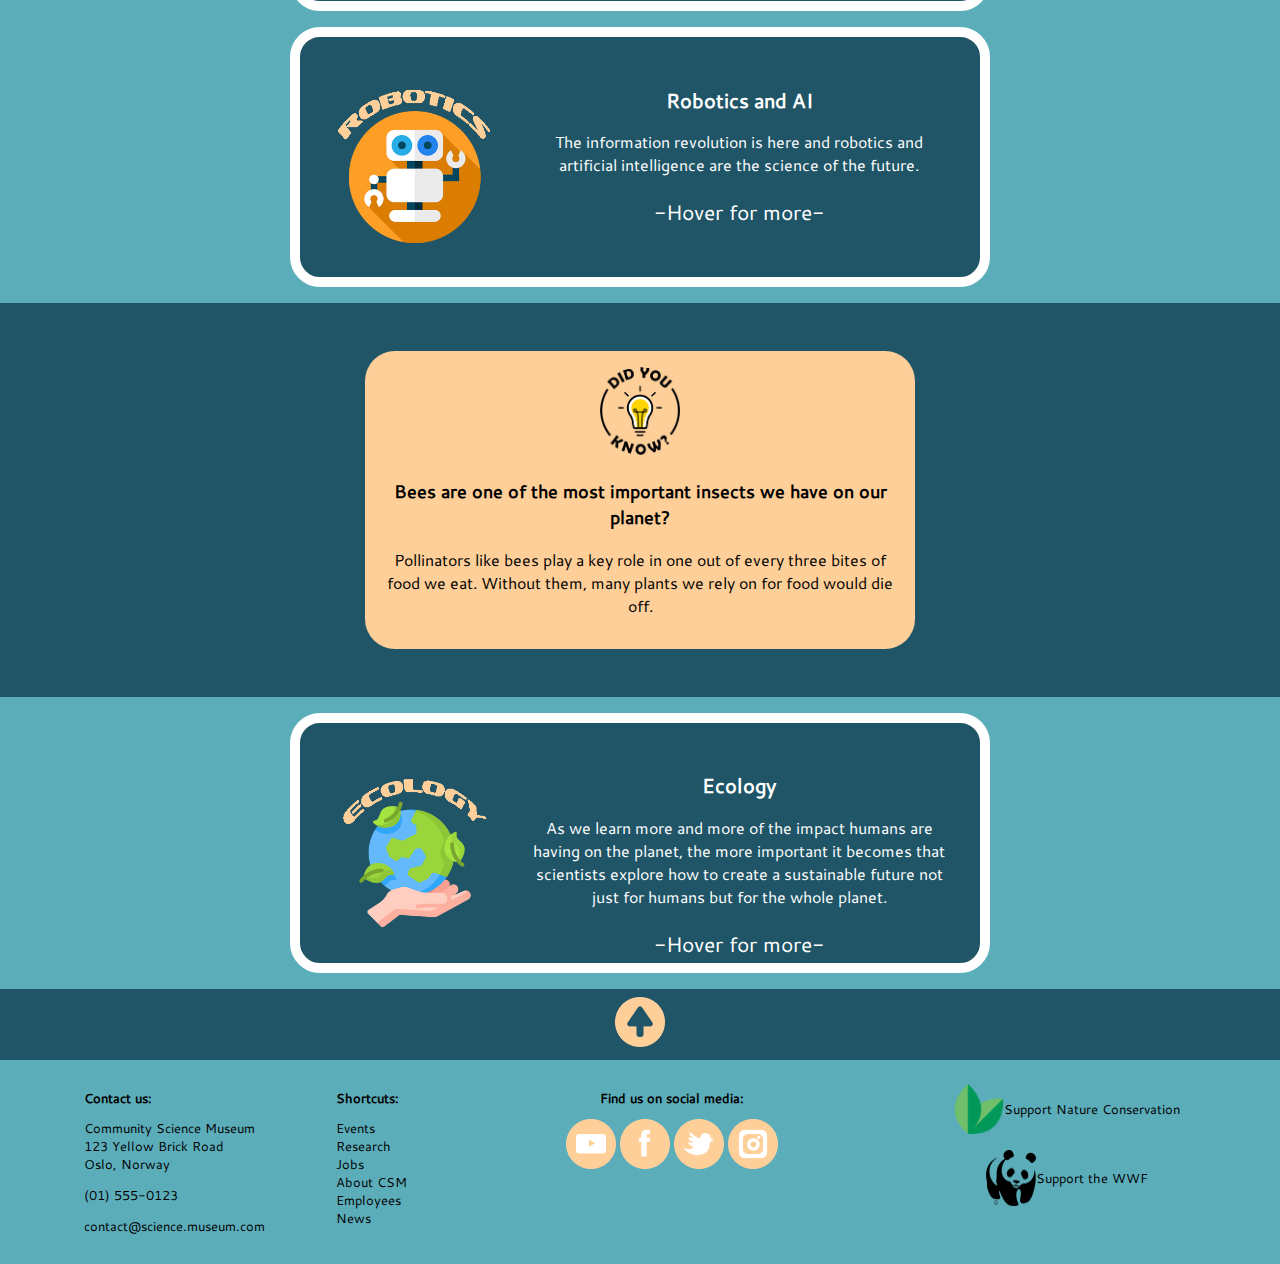
<file: html/exhibits.html>
<!DOCTYPE html>
<html lang="en">
  <head>
    <meta charset="UTF-8" />
    <meta http-equiv="X-UA-Compatible" content="IE=edge" />
    <meta name="viewport" content="width=device-width, initial-scale=1.0" />
    <meta
      name="description"
      content="See our many exhibits showing everything from the depths of the sea to far away galaxies. Discover the past and look into the future."
    />
    <link rel="stylesheet" type="text/css" href="../css/styles.css" />
    <title>Community Science Museum | Exhibits</title>
  </head>
  <body>
    <header>
      <div class="logos">
        <a href="../index.html"
          ><img
            src="../images/assets/desktop-logo.png"
            class="desktop-logo"
            alt="Community Science Museum logo with laboratory flasks on a blue background"
        /></a>
        <a href="../index.html"
          ><img
            src="../images/assets/logo_mobile.png"
            class="mobile-logo"
            alt="Community Science Museum logo"
        /></a>
      </div>
      <div class="menu">
        <input type="checkbox" id="menu-checkbox" />
        <label for="menu-checkbox" class="hamburger-menu">
          <img src="../images/assets/hamburger.png" alt="Hamburger menu"
        /></label>
        <nav>
          <a href="../index.html">Home</a>
          <a href="#" class="active">Exhibits</a>
          <a href="events.html">Events</a>
          <a href="visit.html">Visit Us</a>
          <a href="about.html">About Us</a>
        </nav>
        <div class="search-container">
          <label for="search-site" class="search-label">Search:</label>
          <input type="search" id="search-site" class="search" />
        </div>
      </div>
    </header>
    <main>
      <h1>Exhibition Spaces</h1>
      <div class="sidebyside">
        <section class="exhibit long">
          <div class="exhibit-img">
            <img
              src="../images/assets/cosmology.png"
              alt="A drawing of a planet with smaller planets orbiting it and the word cosmology is wrapped around it."
            />
          </div>
          <div class="text-wrapper">
            <h2>Cosmology</h2>
            <p>
              Explore the wonders of our cosmos. Our fantastic exhibition, 'The
              Sky Above Us', explores the night sky and what we can see and know
              about the universe around us...
            </p>
            <p class="hover">-Hover for more-</p>
            <p>
              We'll locate the various constellations and galaxies that can be
              seen and learn a bit about the early navigators who used the stars
              to travel by.
            </p>
            <p>
              Follow the journey of our solar exploration: from early Arab
              traders, to Galileo's telescope, to the latest exploration of the
              planets in our solar system.
            </p>
            <img
              src="../images/leti-tamrat-LZe7UkGrskI-unsplash.jpg"
              alt="View of a giant diorama of the solar system hanging from the ceiling of a museum."
            />
          </div>
        </section>
        <section class="exhibit longer">
          <div class="exhibit-img">
            <img
              src="../images/assets/evolution.png"
              alt="A drawing of the evolution of man with the word evolution wrapped around it."
            />
          </div>
          <div class="text-wrapper">
            <h2>Evolution</h2>
            <p>
              For centuries, philosophers and scientists have wrestled with the
              question of our origins. Where do we come from and how did we get
              here?
            </p>
            <p class="hover">-Hover for more-</p>
            <p>
              Since Darwin proposed his theory of evolution we have had a
              framework for exploring and understanding our place in this world.
            </p>
            <p>
              Discover the origins of life on this planet and how the species we
              know today have evolved our time. You can also take some time to
              meet a few of the creatures who didn't survive, including our
              Woolly Mammoth, the Dodos, and a number of dinosaurs too.
            </p>
            <img
              src="../images/mammoth-1257288_1920.jpg"
              alt="Exhibit of a mammoth skeleton in a museum."
            />
          </div>
        </section>
      </div>
      <section class="funfact">
        <div class="funfact-wrapper">
          <img
            src="../images/assets/iStock-1396725757.png"
            alt="Lightbulb with text: Did you know? wrapped around it.>"
            class="funfact-lightbulb"
          />
          <h3>
            Woolly mammoths were not the only “woolly animal” during the
            pleistocene epoch?
          </h3>
          <p>
            There was also a woolly rhinocerus, now extinct, which lived
            along-side the woolly mammoth.
          </p>
        </div>
      </section>
      <div class="sidebyside">
        <section class="exhibit longer">
          <div class="exhibit-img">
            <img
              src="../images/assets/biology.png"
              alt="A drawing of a microscope and bacteria and the word biology is wrapped around them."
            />
          </div>
          <div class="text-wrapper">
            <h2>Biology and Medicine</h2>
            <p>
              From micro-organisms to the human body, major breakthroughs in
              biology are offering us unique insights into the great wonders of
              the tiny world.
            </p>
            <p class="hover">-Hover for more-</p>
            <p>
              For many people their life expectancy is much longer and their
              quality of life much improved, thanks to the growth of our
              understanding of medicine. Over a series of exhibits we explore
              the history of medicine and take a look at some major
              breakthroughs including the discovery of penicillin and the first
              heart transplant.
            </p>
            <p>
              Many of our great medicinal discoveries have come not only from
              the lab, but also from observing animals in the wild. Often our
              fellow creatures have beat us to it.
            </p>
            <img
              src="../images/heart-2607178_1920.jpg"
              alt="Colourful model of a human heart."
            />
          </div>
        </section>
        <section class="exhibit shorter">
          <div class="exhibit-img">
            <img
              src="../images/assets/robotics.png"
              alt="A drawing of a white robot on an orange background and the word robotics is wrapped around it."
            />
          </div>
          <div class="text-wrapper">
            <h2>Robotics and AI</h2>
            <p>
              The information revolution is here and robotics and artificial
              intelligence are the science of the future.
            </p>
            <p class="hover">-Hover for more-</p>
            <p>
              From useful home applications of AI to industrial uses of
              robotics, the future is here. You can even say hello and shake the
              hand of Rob the Robot.
            </p>
            <img
              src="../images/andy-kelly-0E_vhMVqL9g-unsplash.jpg"
              alt="Young girl holding hands with a robot while looking at the camera."
            />
          </div>
        </section>
      </div>
      <section class="funfact">
        <div class="funfact-wrapper">
          <img
            src="../images/assets/iStock-1396725757.png"
            alt="Lightbulb with text: Did you know? wrapped around it.>"
            class="funfact-lightbulb"
          />
          <h3>
            Bees are one of the most important insects we have on our planet?
          </h3>
          <p>
            Pollinators like bees play a key role in one out of every three
            bites of food we eat. Without them, many plants we rely on for food
            would die off.
          </p>
        </div>
      </section>
      <section class="exhibit short">
        <div class="exhibit-img">
          <img
            src="../images/assets/ecology.png"
            alt="A drawing of a hand holding the planet earth and the word ecology is wrapped around it."
          />
        </div>
        <div class="text-wrapper">
          <h2>Ecology</h2>
          <p>
            As we learn more and more of the impact humans are having on the
            planet, the more important it becomes that scientists explore how to
            create a sustainable future not just for humans but for the whole
            planet.
          </p>
          <p class="hover">-Hover for more-</p>
          <p>
            In our ecology section of the museum, we unpack the dangers we
            currently face including global warming, extinction of species, and
            pollution. But we also focus on the positive ways we can all
            contribute to a brighter future.
          </p>
          <img
            src="../images/alexander-abero-OypnYfdiQgg-unsplash.jpg"
            alt="A leafy tree surrounded by a concrete staircase."
          />
        </div>
      </section>
    </main>
    <div class="scroll-up">
      <a href="#"
        ><img src="../images/assets/scroll_up.png" alt="A scroll up arrow"
      /></a>
    </div>
    <footer>
      <div class="footer-text">
        <div>
          <p class="bold">Contact us:</p>
          <p>
            Community Science Museum <span>123 Yellow Brick Road</span>
            <span>Oslo, Norway</span>
          </p>
          <p>(01) 555-0123</p>
          <p>contact@science.museum.com</p>
        </div>
        <div>
          <p class="bold">Shortcuts:</p>
          <ul>
            <li><a href="events.html">Events</a></li>
            <li><a href="#">Research</a></li>
            <li><a href="#">Jobs</a></li>
            <li><a href="about.html">About CSM</a></li>
            <li><a href="#">Employees</a></li>
            <li><a href="events.html">News</a></li>
          </ul>
        </div>
      </div>
      <div class="socials">
        <p class="bold">Find us on social media:</p>
        <img src="../images/assets/YT.png" alt="Youtube logo" />
        <img src="../images/assets/FB.png" alt="Facebook logo" />
        <img src="../images/assets/Twitter.png" alt="Twitter logo" />
        <img src="../images/assets/Insta.png" alt="Instagram logo" />
      </div>
      <div class="footer-support">
        <div class="footer-support1">
          <img src="../images/assets/coca-leaves.png" alt="Green leaves icon" />
          <p>Support Nature Conservation</p>
        </div>
        <div class="footer-support2">
          <img
            src="../images/assets/wwf_logo.png"
            alt="World Wildlife Fund logo"
          />
          <p>Support the WWF</p>
        </div>
      </div>
    </footer>
  </body>
</html>
</file>
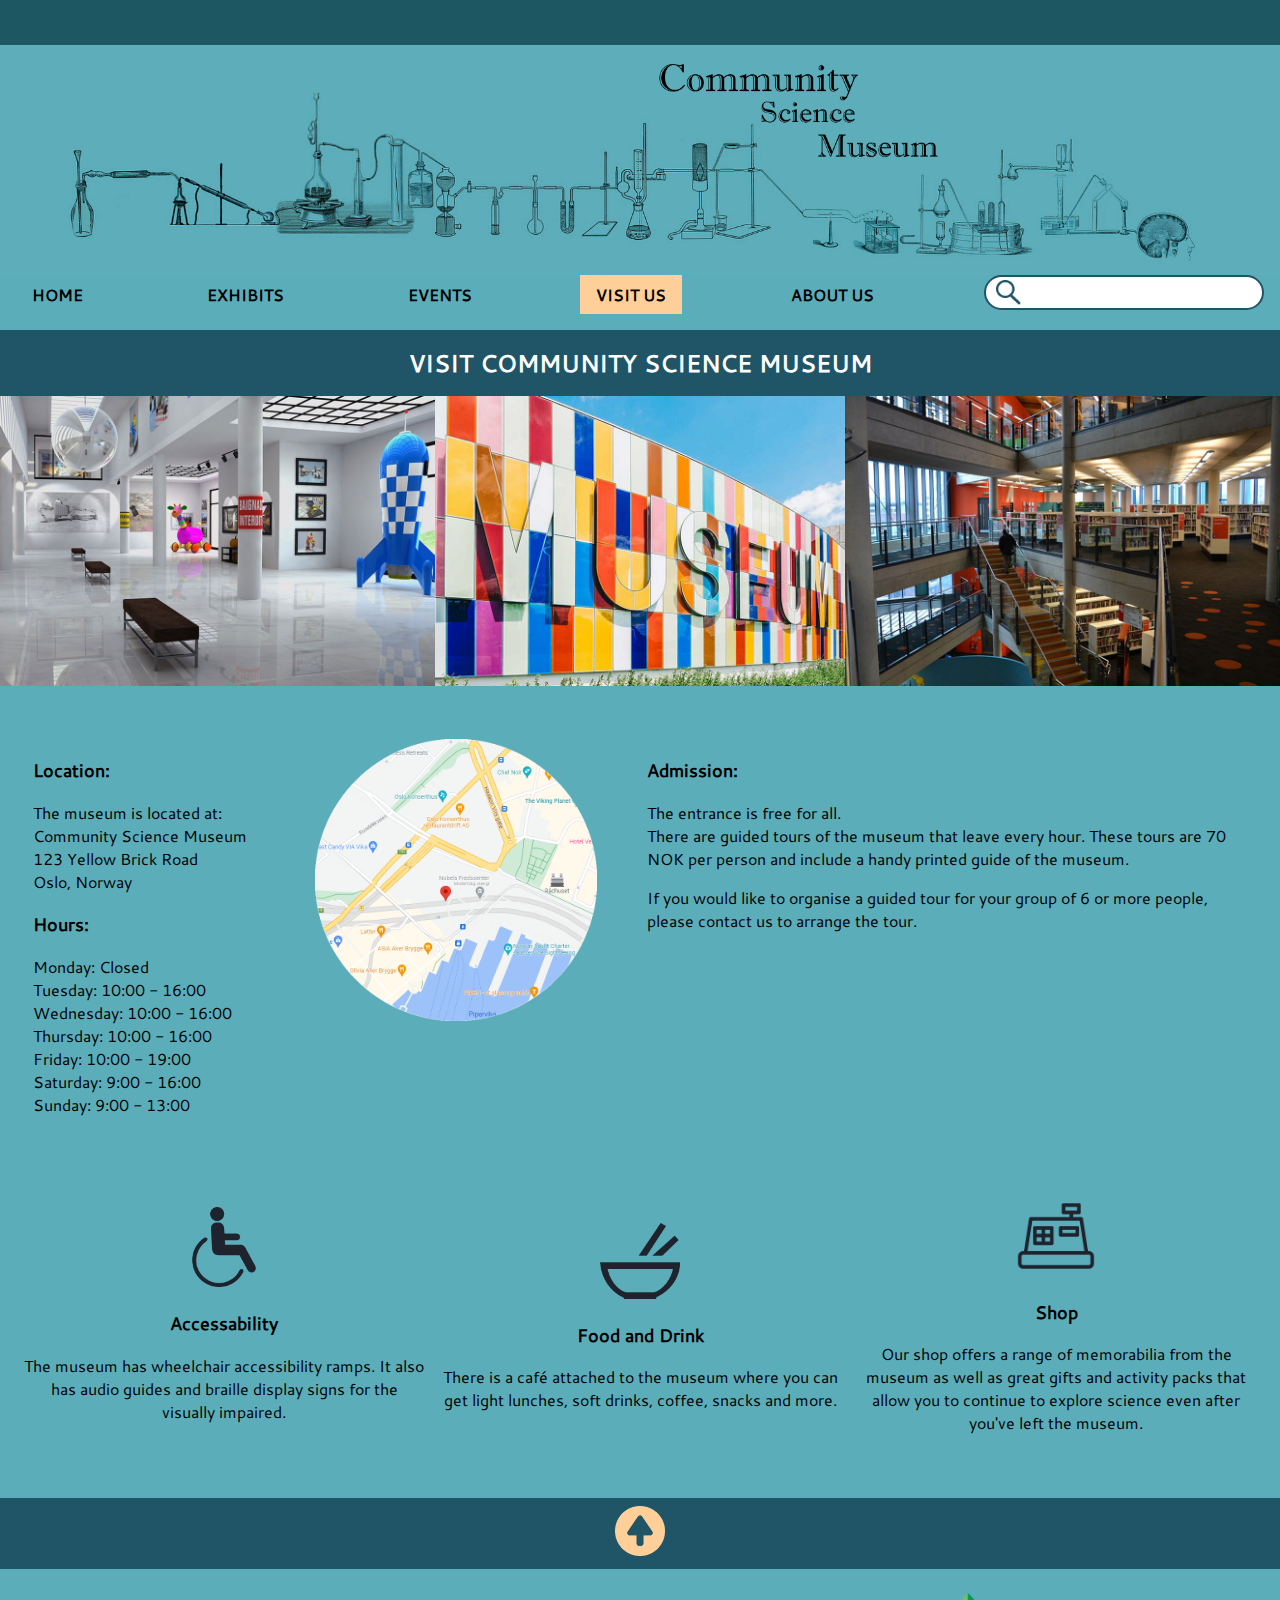
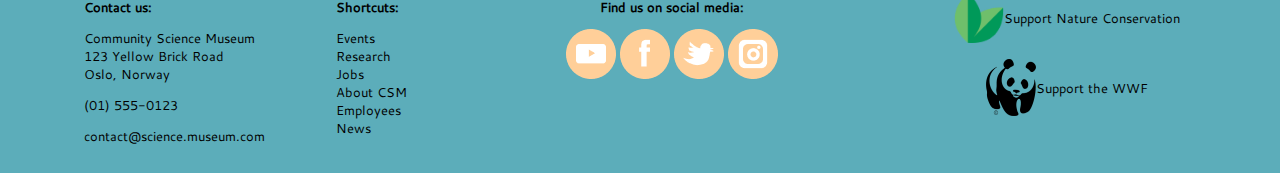
<file: html/visit.html>
<!DOCTYPE html>
<html lang="en">
  <head>
    <meta charset="UTF-8" />
    <meta http-equiv="X-UA-Compatible" content="IE=edge" />
    <meta name="viewport" content="width=device-width, initial-scale=1.0" />
    <meta
      name="description"
      content="Here you can find the museum's opening hours, prices for guided tours and how to find us."
    />
    <link rel="stylesheet" type="text/css" href="../css/styles.css" />
    <title>Community Science Museum | Visit Us</title>
  </head>
  <body>
    <header>
      <div class="logos">
        <a href="../index.html"
          ><img
            src="../images/assets/desktop-logo.png"
            class="desktop-logo"
            alt="Header: Community Science Museum logo with laboratory flasks on a blue background"
        /></a>
        <a href="../index.html"
          ><img
            src="../images/assets/logo_mobile.png"
            class="mobile-logo"
            alt="Community Science Museum logo"
        /></a>
      </div>
      <div class="menu">
        <input type="checkbox" id="menu-checkbox" />
        <label for="menu-checkbox" class="hamburger-menu">
          <img src="../images/assets/hamburger.png" alt="Hamburger menu"
        /></label>
        <nav>
          <a href="../index.html">Home</a>
          <a href="exhibits.html">Exhibits</a>
          <a href="events.html">Events</a>
          <a href="#" class="active">Visit Us</a>
          <a href="about.html">About Us</a>
        </nav>
        <div class="search-container">
          <label for="search-site" class="search-label">Search:</label>
          <input type="search" id="search-site" class="search" />
        </div>
      </div>
    </header>
    <main>
      <h1>Visit Community Science Museum</h1>
      <div class="visit-photos">
        <div>
          <img
            src="../images/exhibition-1863344_1920.jpg"
            alt="A museum exhibition. There are pictures on the walls, a blue rocket on the right and a big pink children's toy in the background."
            class="desktop-img"
          />
        </div>
        <div>
          <img
            src="../images/scott-webb-102825.jpg"
            alt="An outside view of a museum, the wall and the word Museum is made up of big blocks of colored panels."
          />
        </div>
        <div>
          <img
            src="../images/library-1132573_1920.jpg"
            alt="Vew of the staircase and one of the floors of a library. A man is walking up the stairs."
            class="desktop-img"
          />
        </div>
      </div>
      <section class="visit">
        <div class="location">
          <div>
            <h3>Location:</h3>
            <p>
              The museum is located at:<span>Community Science Museum</span
              ><span>123 Yellow Brick Road</span><span>Oslo, Norway</span>
            </p>
            <div class="hours">
              <h3>Hours:</h3>
              <p>
                Monday: Closed
                <span>Tuesday: 10:00 - 16:00</span>
                <span>Wednesday: 10:00 - 16:00</span>
                <span>Thursday: 10:00 - 16:00</span>
                <span>Friday: 10:00 - 19:00</span>
                <span>Saturday: 9:00 - 16:00</span>
                <span>Sunday: 9:00 - 13:00</span>
              </p>
            </div>
          </div>
          <div class="map">
            <img
              src="../images/assets/csm_map.png"
              alt="Screenshot of Google Map of a neighborhood in Oslo."
            />
          </div>
        </div>
        <div class="admission">
          <h3>Admission:</h3>
          <p>
            The entrance is free for all.
            <span
              >There are guided tours of the museum that leave every hour. These
              tours are 70 NOK per person and include a handy printed guide of
              the museum.</span
            >
          </p>
          <p>
            If you would like to organise a guided tour for your group of 6 or
            more people, please contact us to arrange the tour.
          </p>
        </div>
      </section>
      <section class="facilities">
        <div>
          <img
            src="../images/assets/751069_accessible_wheelchair_disability_disable_disabled_icon.png"
            alt="Icon for wheelchair accessability"
          />
          <h3>Accessability</h3>
          <p>
            The museum has wheelchair accessibility ramps. It also has audio
            guides and braille display signs for the visually impaired.
          </p>
        </div>
        <div>
          <img
            src="../images/assets/2638306_chinese_eat_fastfood_food_plate_icon.png"
            alt="Icon with a bowl of food"
          />
          <h3>Food and Drink</h3>
          <p>
            There is a café attached to the museum where you can get light
            lunches, soft drinks, coffee, snacks and more.
          </p>
        </div>
        <div>
          <img
            src="../images/assets/4544816_business_cashbox_comerce_delivery_shop_icon.png"
            alt="Icon of a cash register."
          />
          <h3>Shop</h3>
          <p>
            Our shop offers a range of memorabilia from the museum as well as
            great gifts and activity packs that allow you to continue to explore
            science even after you've left the museum.
          </p>
        </div>
      </section>
    </main>
    <div class="scroll-up">
      <a href="#"
        ><img src="../images/assets/scroll_up.png" alt="A scroll up arrow"
      /></a>
    </div>
    <footer>
      <div class="footer-text">
        <div>
          <p class="bold">Contact us:</p>
          <p>
            Community Science Museum <span>123 Yellow Brick Road</span>
            <span>Oslo, Norway</span>
          </p>
          <p>(01) 555-0123</p>
          <p>contact@science.museum.com</p>
        </div>
        <div>
          <p class="bold">Shortcuts:</p>
          <ul>
            <li><a href="events.html">Events</a></li>
            <li><a href="#">Research</a></li>
            <li><a href="#">Jobs</a></li>
            <li><a href="about.html">About CSM</a></li>
            <li><a href="#">Employees</a></li>
            <li><a href="events.html">News</a></li>
          </ul>
        </div>
      </div>
      <div class="socials">
        <p class="bold">Find us on social media:</p>
        <img src="../images/assets/YT.png" alt="Youtube logo" />
        <img src="../images/assets/FB.png" alt="Facebook logo" />
        <img src="../images/assets/Twitter.png" alt="Twitter logo" />
        <img src="../images/assets/Insta.png" alt="Instagram logo" />
      </div>
      <div class="footer-support">
        <div class="footer-support1">
          <img src="../images/assets/coca-leaves.png" alt="Green leaves icon" />
          <p>Support Nature Conservation</p>
        </div>
        <div class="footer-support2">
          <img
            src="../images/assets/wwf_logo.png"
            alt="World Wildlife Fund logo"
          />
          <p>Support the WWF</p>
        </div>
      </div>
    </footer>
  </body>
</html>
</file>
<file: css/styles.css>
@import url(content.css);

@font-face {
  font-family: "Cantarell";
  src: url("../fonts/Cantarell-Regular.ttf") format("truetype");
}

* {
  box-sizing: border-box;
}

body {
  font-family: "Cantarell", Verdana, Geneva, Tahoma, sans-serif;
  background-color: #5cadba;
  margin: 0;
  height: 100vh;
}

html {
  scroll-behavior: smooth;
}

h1 {
  display: block;
  font-size: 1.5rem;
  background-color: #205567;
  color: #fff;
  text-transform: uppercase;
  text-align: center;
  padding: 1rem;
  margin: 0;
}

h2 {
  font-size: 1.25rem;
}

h3 {
  font-size: 1.12rem;
}

a {
  color: #000;
}

img {
  max-width: 100%;
}

.bold {
  font-weight: 600;
}

.underscore {
  text-decoration: underline;
}

header {
  padding: 0 1rem;
}

.scroll-up {
  background-color: #205567;
  text-align: center;
}

.scroll-up img {
  width: 50px;
  margin: 0.5rem;
}

.cta {
  color: #000;
  text-decoration: none;
  display: inline-block;
  cursor: pointer;
  background-color: #5cadba;
  border: 1px solid #205567;
  border-radius: 3px;
  padding: 0.4rem 0.8rem;
  margin: 1rem 0;
}

.cta:hover {
  background-color: #205567;
  color: #fff;
}

.bg-properties {
  background-size: cover;
  background-repeat: no-repeat;
  background-position-x: center;
  background-position-y: center;
}

nav,
.search-label,
.desktop-logo,
#menu-checkbox {
  display: none;
}

.logos {
  width: 21rem;
  max-width: 100%;
  margin: auto;
}

#menu-checkbox:checked ~ nav {
  display: block;
}

.hamburger-menu {
  display: block;
  margin: 0.3rem 0.3rem 1rem 0rem;
  min-width: 40px;
}

nav {
  position: absolute;
  background-color: #5cadba;
  margin-top: 2rem;
}

nav a {
  display: block;
  text-transform: uppercase;
  text-decoration: none;
  font-weight: 600;
  padding: 0.7rem;
}

.active {
  background-color: #ffcf99;
}

.menu {
  display: flex;
  justify-content: space-between;
}

.search-container {
  width: 280px;
}

.search {
  border-radius: 25px;
  border: 2px solid #205567;
  height: 35px;
  width: 100%;
  background-image: url("../images/assets/search_icon.png");
  background-repeat: no-repeat;
  background-size: 25px;
  background-position: 10px;
  padding-left: 40px;
}

footer {
  font-size: 0.8rem;
  padding: 1rem;
}

.footer-text {
  display: flex;
  justify-content: space-around;
  margin: 0 2rem;
}

.footer-text a {
  text-decoration: none;
  color: #000;
}

footer ul {
  list-style-type: none;
  padding: 0;
}

footer img {
  width: 50px;
}

footer span,
.visit span,
.staff-member span {
  display: block;
}

.socials {
  padding: 1rem 0;
  text-align: center;
}

.footer-support1,
.footer-support2 {
  display: flex;
  justify-content: center;
  align-items: center;
  padding: 0.5rem 0;
}

@media (min-width: 850px) {
  .hamburger-menu,
  .mobile-logo {
    display: none;
  }

  .desktop-logo {
    display: block;
  }

  header {
    padding: 0 0 1rem 0;
  }

  .menu {
    margin: 0 1rem;
  }

  .logos {
    width: 100%;
  }

  nav {
    display: flex;
    flex-direction: row;
    justify-content: space-between;
    position: relative;
    width: 70%;
    margin-top: 0;
  }

  nav a {
    padding: 0.5rem 1rem;
  }

  nav a:hover {
    background-color: #ffcf99;
    padding: 0.5rem 1rem;
  }

  footer {
    display: flex;
  }

  footer > * {
    flex: 1;
  }

  .socials {
    padding: 0;
  }
}
</file>
